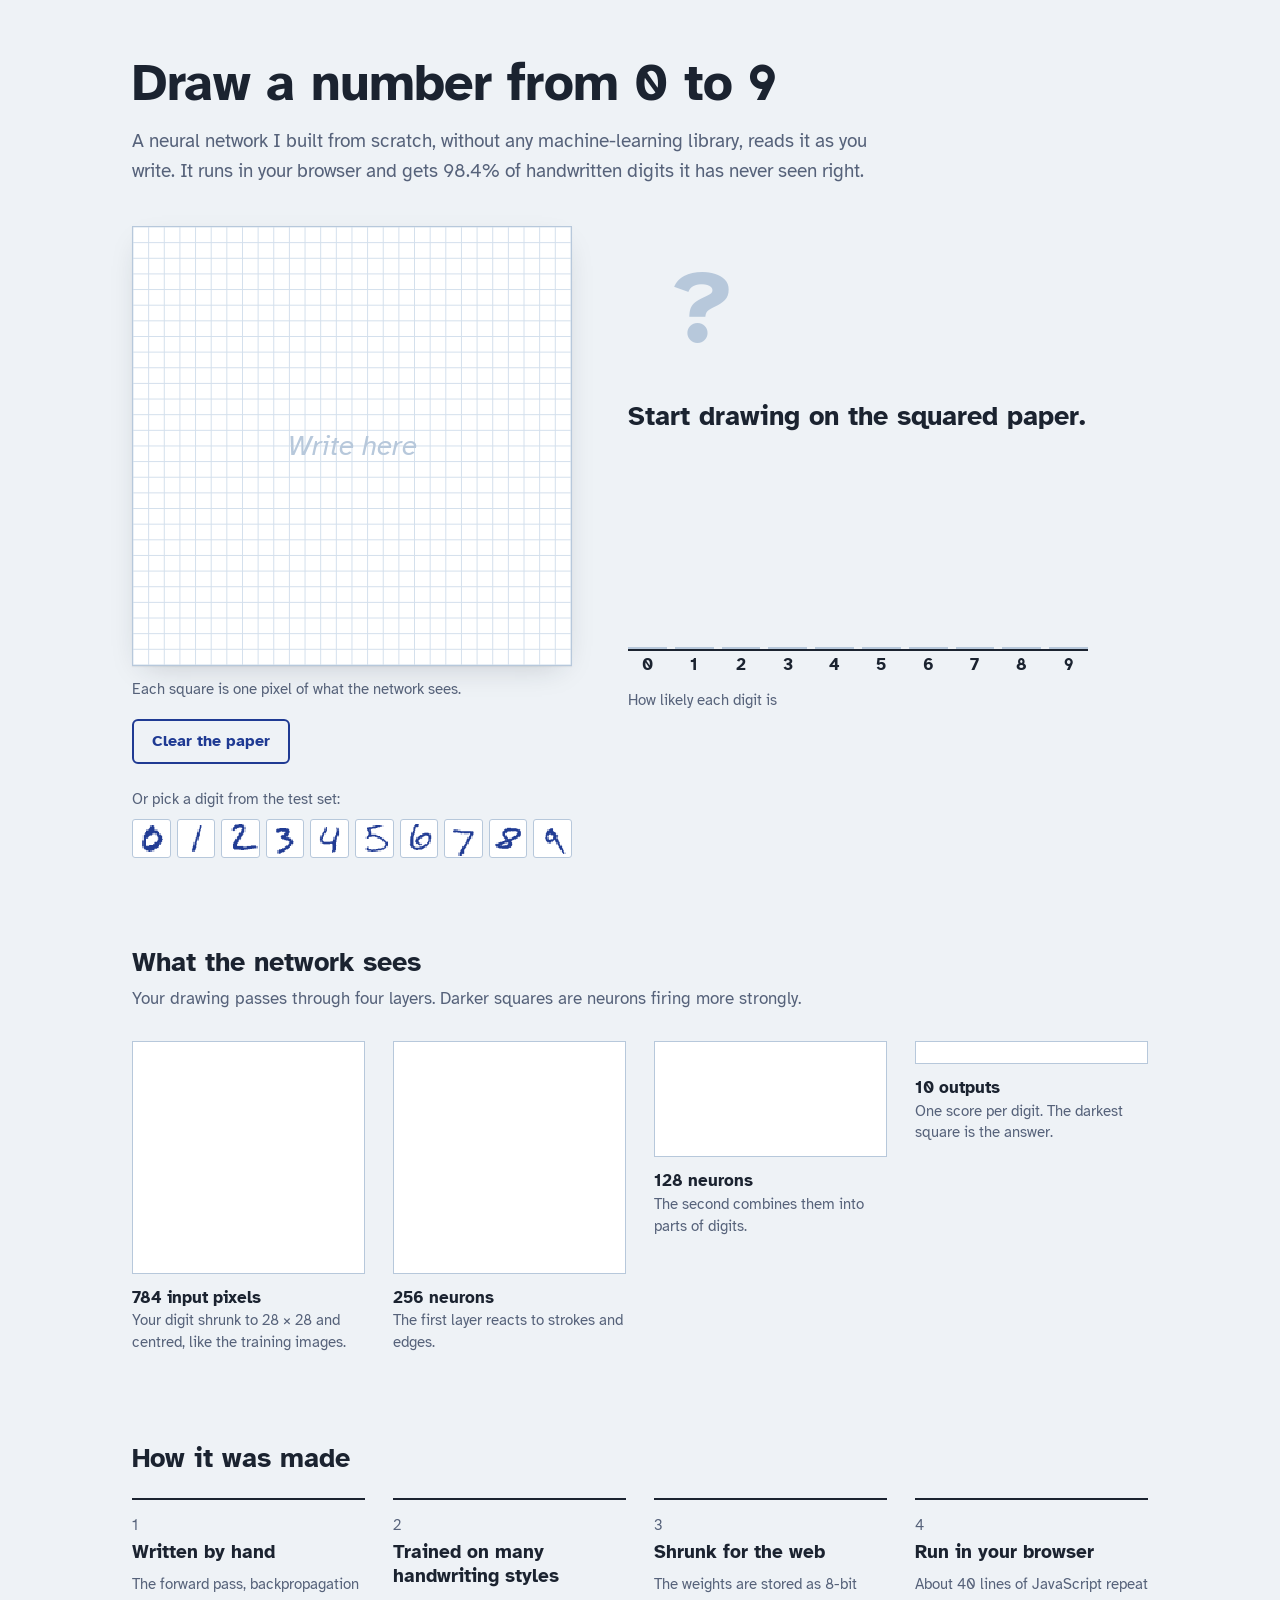
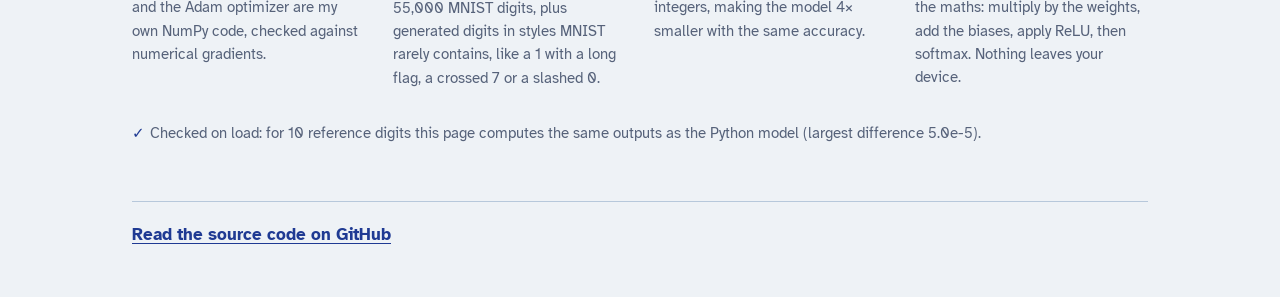
<file: index.html>
<!doctype html>
<html lang="en">
<head>
  <meta charset="utf-8">
  <meta name="viewport" content="width=device-width, initial-scale=1">
  <title>Digit Reader</title>
  <meta http-equiv="refresh" content="0; url=web/">
  <link rel="canonical" href="web/">
</head>
<body>
  <p>Opening the demo… <a href="web/">Go to the draw-a-digit demo</a>.</p>
</body>
</html>
</file>
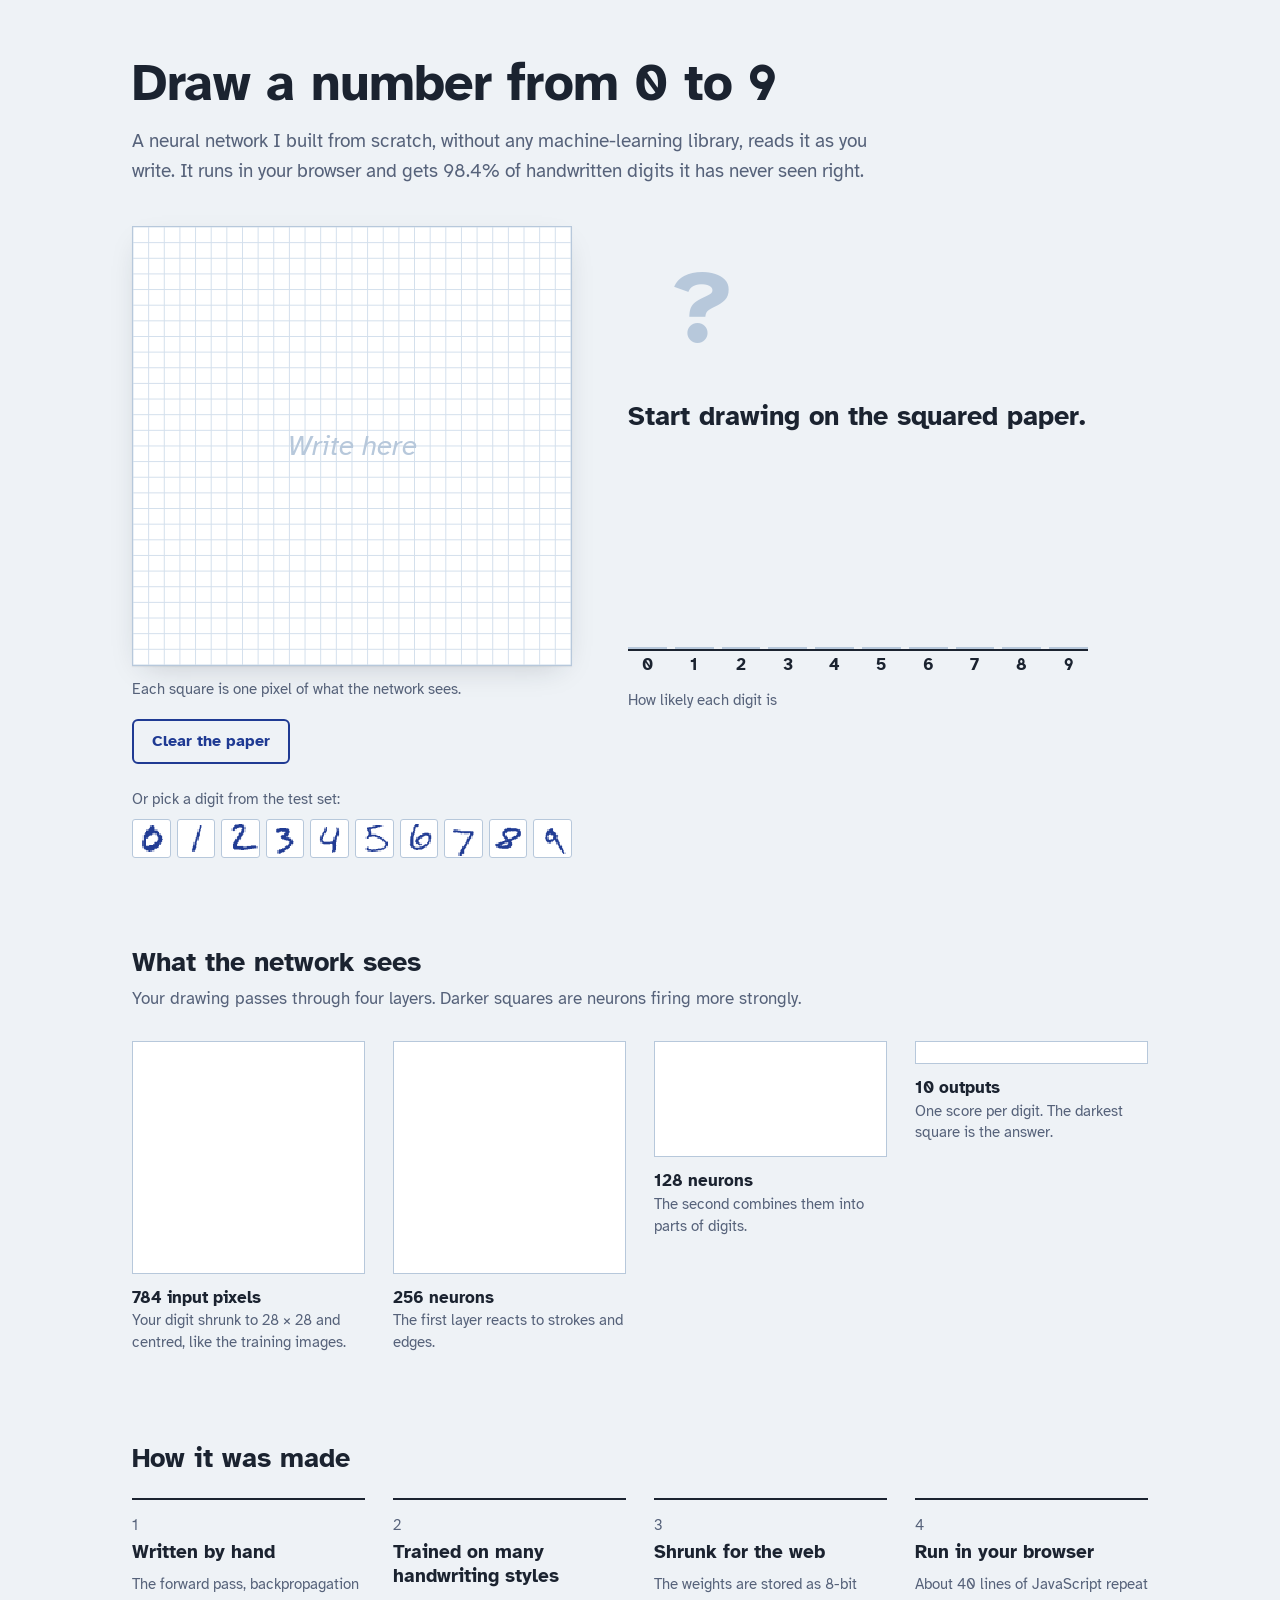
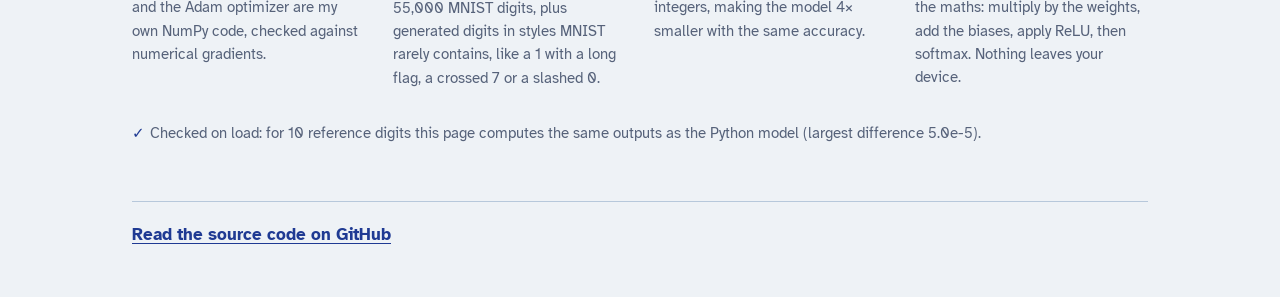
<file: web/index.html>
<!doctype html>
<html lang="en">
<head>
  <meta charset="utf-8">
  <meta name="viewport" content="width=device-width, initial-scale=1">
  <title>Digit Reader</title>
  <meta name="description" content="Draw a digit and watch a neural network written from scratch in NumPy read it, live in your browser.">
  <link rel="preconnect" href="https://fonts.googleapis.com">
  <link rel="preconnect" href="https://fonts.gstatic.com" crossorigin>
  <link rel="stylesheet" href="https://fonts.googleapis.com/css2?family=Atkinson+Hyperlegible:ital,wght@0,400;0,700;1,400&display=swap">
  <link rel="stylesheet" href="style.css">
</head>
<body>
  <main class="page">
    <header class="intro">
      <h1>Draw a number from 0 to 9</h1>
      <p class="lede">A neural network I built from scratch, without any machine-learning library, reads it as you write.
        It runs in your browser and gets <span id="accText">98%</span> of handwritten digits it has never seen right.</p>
    </header>

    <section class="desk" aria-label="Drawing area and result">
      <div class="sheet-col">
        <div class="sheet">
          <canvas id="board" width="280" height="280"
            aria-label="Squared paper. Draw a digit here with your mouse, finger or stylus."></canvas>
          <p class="sheet-empty" id="boardEmpty" aria-hidden="true">Write here</p>
        </div>
        <p class="hint" id="hint">Each square is one pixel of what the network sees.</p>
        <div class="tools">
          <button type="button" id="clear" class="btn">Clear the paper</button>
        </div>
        <p class="samples-label" id="samplesLabel">Or pick a digit from the test set:</p>
        <div class="samples" id="samples" role="group" aria-labelledby="samplesLabel"></div>
      </div>

      <div class="answer" aria-live="polite">
        <div class="mark">
          <span class="mark-digit" id="bigDigit">?</span>
          <svg class="mark-ring" id="ring" viewBox="0 0 120 120" aria-hidden="true">
            <path d="M88 20 C 60 4, 18 14, 12 52 C 6 92, 46 114, 78 104 C 108 94, 116 58, 100 32 C 94 22, 82 16, 70 15" />
          </svg>
        </div>
        <p class="verdict" id="confidence">Start drawing on the squared paper.</p>
        <p class="runner" id="runner"></p>
        <figure class="scores">
          <ol class="cols" id="bars" aria-label="How likely each digit is"></ol>
          <figcaption>How likely each digit is</figcaption>
        </figure>
      </div>
    </section>

    <section class="inside" aria-labelledby="inside-title">
      <h2 id="inside-title">What the network sees</h2>
      <p class="section-lede">Your drawing passes through four layers. Darker squares are neurons firing more strongly.</p>
      <div class="pipeline">
        <figure>
          <canvas id="seen" width="28" height="28" class="cells c28"></canvas>
          <figcaption><strong>784 input pixels</strong> Your digit shrunk to 28 × 28 and centred, like the training images.</figcaption>
        </figure>
        <figure>
          <canvas id="hidden1" width="16" height="16" class="cells c16"></canvas>
          <figcaption><strong>256 neurons</strong> The first layer reacts to strokes and edges.</figcaption>
        </figure>
        <figure>
          <canvas id="hidden2" width="16" height="8" class="cells c16x8"></canvas>
          <figcaption><strong>128 neurons</strong> The second combines them into parts of digits.</figcaption>
        </figure>
        <figure>
          <canvas id="outputs" width="10" height="1" class="cells c10"></canvas>
          <figcaption><strong>10 outputs</strong> One score per digit. The darkest square is the answer.</figcaption>
        </figure>
      </div>
    </section>

    <section class="made" aria-labelledby="made-title">
      <h2 id="made-title">How it was made</h2>
      <ol class="steps">
        <li><h3>Written by hand</h3>
          <p>The forward pass, backpropagation and the Adam optimizer are my own NumPy code, checked against numerical gradients.</p></li>
        <li><h3>Trained on many handwriting styles</h3>
          <p>55,000 MNIST digits, plus generated digits in styles MNIST rarely contains, like a 1 with a long flag, a crossed 7 or a slashed 0.</p></li>
        <li><h3>Shrunk for the web</h3>
          <p>The weights are stored as 8-bit integers, making the model 4× smaller with the same accuracy.</p></li>
        <li><h3>Run in your browser</h3>
          <p>About 40 lines of JavaScript repeat the maths: multiply by the weights, add the biases, apply ReLU, then softmax. Nothing leaves your device.</p></li>
      </ol>
      <p class="verify" id="verify">Checking the browser maths against the Python model…</p>
    </section>

    <footer class="foot">
      <a href="https://github.com/Larp321/neural-network-from-scratch">Read the source code on GitHub</a>
    </footer>
  </main>

  <script src="model.js"></script>
  <script src="app.js"></script>
</body>
</html>
</file>
<file: web/style.css>
/* "Maths exercise book": squared paper, fountain-pen ink, a teacher's red pen. */
:root {
  --desk: #eef2f6;
  --paper: #ffffff;
  --rule: #d3dfec;
  --rule-strong: #b7c8db;
  --pen: #1f3a93;
  --text: #1b2330;
  --muted: #56627a;
  --red: #c8312a;
  --focus: #1f3a93;
  --sheet-shadow: 0 1px 1px rgba(27, 35, 48, .06), 0 10px 30px -12px rgba(27, 35, 48, .22);
  color-scheme: light;
}
@media (prefers-color-scheme: dark) {
  :root:not([data-theme="light"]) {
    --desk: #1a2422; --paper: #22302c; --rule: #33443f; --rule-strong: #465a54;
    --pen: #f1efe6; --text: #e9ece6; --muted: #a3b0aa; --red: #ff8b7b; --focus: #ffd27a;
    --sheet-shadow: 0 10px 30px -12px rgba(0, 0, 0, .55);
    color-scheme: dark;
  }
}
:root[data-theme="dark"] {
  --desk: #1a2422; --paper: #22302c; --rule: #33443f; --rule-strong: #465a54;
  --pen: #f1efe6; --text: #e9ece6; --muted: #a3b0aa; --red: #ff8b7b; --focus: #ffd27a;
  --sheet-shadow: 0 10px 30px -12px rgba(0, 0, 0, .55);
  color-scheme: dark;
}

* { box-sizing: border-box; }
html { -webkit-text-size-adjust: 100%; }
body {
  margin: 0;
  background: var(--desk);
  color: var(--text);
  font-family: "Atkinson Hyperlegible", Verdana, system-ui, sans-serif;
  font-size: 17px;
  line-height: 1.55;
}
h1, h2, h3 { margin: 0; font-weight: 700; }
p { margin: 0; }

.page { max-width: 1080px; margin: 0 auto; padding: 56px 16px 48px; }
@media (min-width: 700px) { .page { padding-left: 32px; padding-right: 32px; } }

/* ---------- intro: type scale 17 / 21 / 27 / 52 */
.intro { max-width: 760px; }
.intro h1 { font-size: clamp(34px, 5.4vw, 52px); line-height: 1.06; letter-spacing: -.015em; }
.lede { margin-top: 16px; max-width: 62ch; font-size: 19px; color: var(--muted); }

/* ---------- the desk: paper on the left, the red-pen answer on the right */
.desk {
  margin-top: 40px;
  display: grid;
  grid-template-columns: minmax(0, 440px) minmax(0, 1fr);
  gap: 56px;
  align-items: start;
}

/* Squared paper: 28 x 28 cells = the network's 28 x 28 input pixels */
.sheet {
  position: relative;
  width: 100%;
  aspect-ratio: 1;
  background-color: var(--paper);
  background-image:
    linear-gradient(var(--rule) 1px, transparent 1px),
    linear-gradient(90deg, var(--rule) 1px, transparent 1px);
  background-size: calc(100% / 28) calc(100% / 28);
  background-position: -0.5px -0.5px;
  border: 1px solid var(--rule-strong);
  box-shadow: var(--sheet-shadow);
}
#board { position: absolute; inset: 0; width: 100%; height: 100%; display: block; touch-action: none; cursor: crosshair; }
#board:focus-visible { outline: 3px solid var(--focus); outline-offset: 3px; }
.sheet-empty {
  position: absolute; inset: 0; display: grid; place-items: center; pointer-events: none;
  color: var(--rule-strong); font-size: 28px; font-style: italic; transition: opacity .2s;
}
.sheet-empty.hidden { opacity: 0; }

.hint { margin-top: 12px; font-size: 15px; color: var(--muted); }
.tools { margin-top: 18px; }
.btn {
  font: inherit; font-size: 16px; font-weight: 700; cursor: pointer;
  color: var(--pen); background: transparent;
  border: 2px solid var(--pen); border-radius: 6px; padding: 8px 18px;
}
.btn:hover { background: color-mix(in srgb, var(--pen) 8%, transparent); }
.btn:focus-visible, .sample:focus-visible { outline: 3px solid var(--focus); outline-offset: 2px; }

.samples-label { margin-top: 24px; font-size: 15px; color: var(--muted); }
.samples { margin-top: 8px; display: grid; grid-template-columns: repeat(10, minmax(0, 1fr)); gap: 6px; }
.sample {
  padding: 0; cursor: pointer; aspect-ratio: 1;
  background: var(--paper); border: 1px solid var(--rule-strong); border-radius: 3px;
}
.sample canvas { width: 100%; height: 100%; display: block; image-rendering: pixelated; }
.sample:hover { border-color: var(--pen); }

/* ---------- the answer, marked in red pen */
.answer { padding-top: 8px; min-width: 0; }
.mark { position: relative; width: 148px; height: 148px; }
.mark-digit {
  position: absolute; inset: 0; display: grid; place-items: center;
  font-size: 104px; line-height: 1; font-weight: 700; color: var(--red);
  font-variant-numeric: tabular-nums;
}
.mark-ring { position: absolute; inset: -6px; width: calc(100% + 12px); height: calc(100% + 12px); overflow: visible; }
.mark-ring path {
  fill: none; stroke: var(--red); stroke-width: 3.2; stroke-linecap: round;
  stroke-dasharray: 340; stroke-dashoffset: 340;
}
.mark-ring.drawn path { stroke-dashoffset: 0; transition: stroke-dashoffset .45s cubic-bezier(.4, .1, .3, 1); }
.mark.idle .mark-digit { color: var(--rule-strong); }

.verdict { margin-top: 18px; font-size: 27px; line-height: 1.2; font-weight: 700; }
.runner { margin-top: 6px; color: var(--muted); min-height: 1.55em; }

.scores { margin: 36px 0 0; max-width: 460px; }
.cols {
  list-style: none; margin: 0; padding: 0 0 0 0;
  display: grid; grid-template-columns: repeat(10, minmax(0, 1fr)); gap: 8px;
  height: 150px; align-items: end;
  border-bottom: 2px solid var(--text);
}
.cols li { display: flex; flex-direction: column; align-items: center; justify-content: flex-end; height: 100%; position: relative; }
.cols .pct { font-size: 12px; color: var(--muted); margin-bottom: 4px; font-variant-numeric: tabular-nums; }
.cols .bar { width: 100%; height: 0; min-height: 2px; background: var(--rule-strong); transition: height .15s ease-out; }
.cols li.top .bar { background: var(--red); }
.cols li.top .pct { color: var(--red); font-weight: 700; }
.cols .d { position: absolute; bottom: -30px; font-weight: 700; font-size: 17px; }
.scores figcaption { margin-top: 38px; font-size: 15px; color: var(--muted); }

/* ---------- inside the network */
.inside { margin-top: 88px; }
h2 { font-size: 27px; line-height: 1.2; }
.section-lede { margin-top: 8px; color: var(--muted); max-width: 62ch; }
.pipeline {
  margin-top: 28px;
  display: grid; grid-template-columns: repeat(4, minmax(0, 1fr)); gap: 28px;
  align-items: start;
}
.pipeline figure { margin: 0; min-width: 0; }
.pipeline figcaption { margin-top: 12px; font-size: 15px; color: var(--muted); line-height: 1.45; }
.pipeline figcaption strong { display: block; color: var(--text); font-size: 17px; }
.cells {
  display: block; width: 100%; image-rendering: pixelated;
  background-color: var(--paper);
  border: 1px solid var(--rule-strong);
}
.c28 { aspect-ratio: 1; }
.c16 { aspect-ratio: 1; }
.c16x8 { aspect-ratio: 2 / 1; }
.c10 { aspect-ratio: 10 / 1; }

/* ---------- how it was made: a real sequence, so it is numbered */
.made { margin-top: 88px; }
.steps {
  margin: 24px 0 0; padding: 0; list-style: none; counter-reset: step;
  display: grid; grid-template-columns: repeat(4, minmax(0, 1fr)); gap: 28px;
}
.steps li { counter-increment: step; border-top: 2px solid var(--text); padding-top: 14px; }
.steps li::before { content: counter(step); display: block; font-size: 15px; color: var(--muted); margin-bottom: 4px; }
.steps h3 { font-size: 19px; line-height: 1.25; }
.steps p { margin-top: 8px; font-size: 15px; color: var(--muted); }
.verify { margin-top: 32px; font-size: 15px; color: var(--muted); }
.verify.ok::before { content: "✓ "; color: var(--pen); font-weight: 700; }
.verify.bad::before { content: "✗ "; color: var(--red); font-weight: 700; }

.foot { margin-top: 56px; padding-top: 20px; border-top: 1px solid var(--rule-strong); }
.foot a { color: var(--pen); font-weight: 700; text-underline-offset: 3px; }

@media (max-width: 860px) {
  .desk { grid-template-columns: minmax(0, 1fr); gap: 36px; }
  .sheet-col { max-width: 480px; }
  .pipeline, .steps { grid-template-columns: repeat(2, minmax(0, 1fr)); }
}
@media (max-width: 480px) {
  .page { padding-top: 32px; }
  .samples { grid-template-columns: repeat(5, minmax(0, 1fr)); }
  .mark { width: 120px; height: 120px; }
  .mark-digit { font-size: 84px; }
  .verdict { font-size: 23px; }
  .pipeline, .steps { gap: 20px; }
}
@media (prefers-reduced-motion: reduce) {
  .mark-ring.drawn path, .cols .bar, .sheet-empty { transition: none; }
}
</file>
